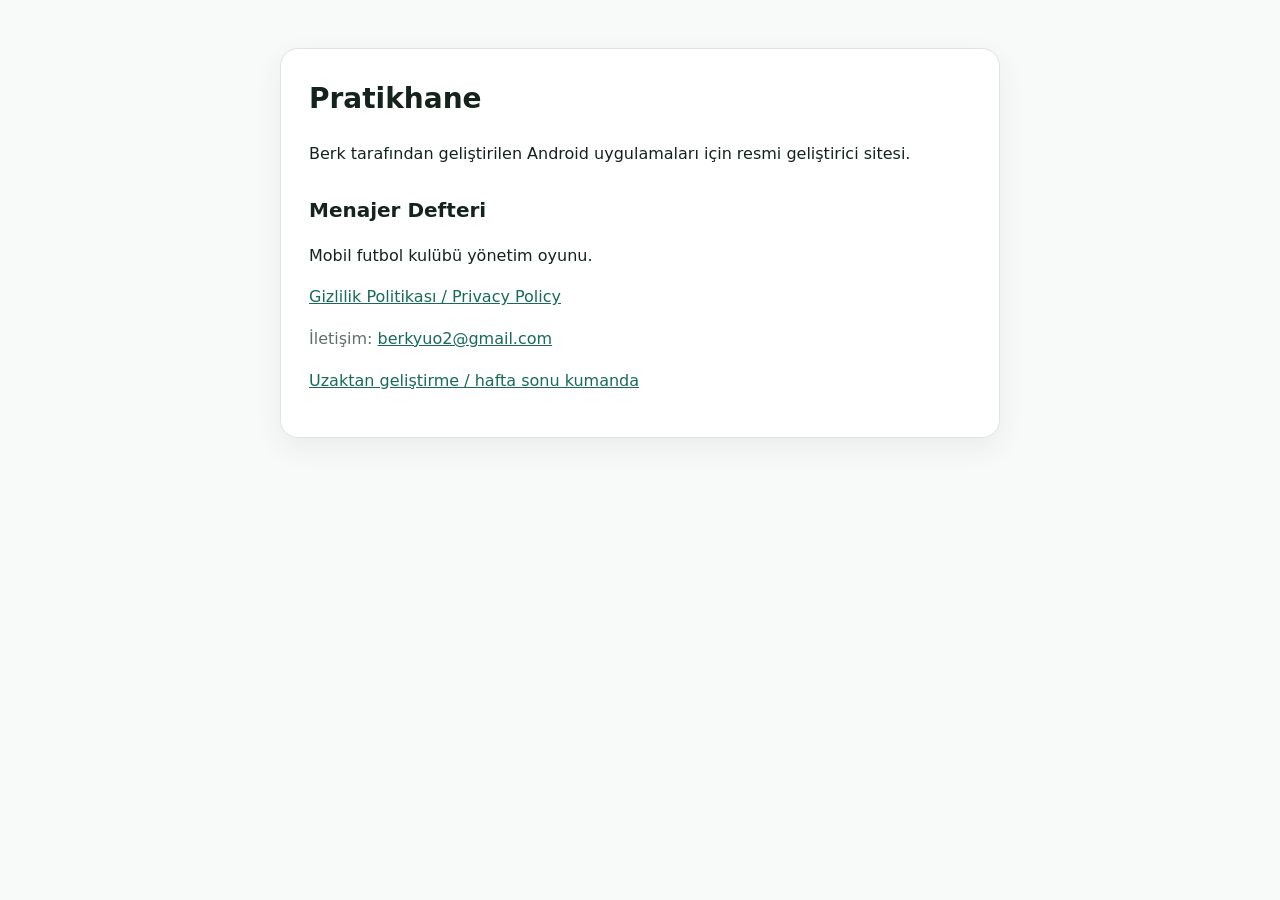
<file: index.html>
<!doctype html>
<html lang="tr">
<head>
  <meta charset="utf-8">
  <meta name="viewport" content="width=device-width,initial-scale=1">
  <title>Pratikhane — Android Uygulamaları</title>
  <meta name="description" content="Berk tarafından geliştirilen Pratikhane Android uygulamaları için resmi geliştirici sitesi.">
  <style>
    body{font-family:system-ui,sans-serif;max-width:720px;margin:48px auto;padding:0 20px;color:#15231d;line-height:1.6;background:#f8faf9}
    main{background:#fff;border:1px solid #dce5e0;border-radius:18px;padding:28px;box-shadow:0 10px 28px #183d2d12}
    h1{margin-top:0;font-size:28px}h2{font-size:20px;margin-top:28px}a{color:#176b57}.muted{color:#607068}
  </style>
</head>
<body>
<main>
  <h1>Pratikhane</h1>
  <p>Berk tarafından geliştirilen Android uygulamaları için resmi geliştirici sitesi.</p>
  <h2>Menajer Defteri</h2>
  <p>Mobil futbol kulübü yönetim oyunu.</p>
  <p><a href="https://berkyuo2-cpu.github.io/menajer-defteri-privacy/">Gizlilik Politikası / Privacy Policy</a></p>
  <p class="muted">İletişim: <a href="mailto:berkyuo2@gmail.com">berkyuo2@gmail.com</a></p>
  <p class="muted"><a href="./kumanda/">Uzaktan geliştirme / hafta sonu kumanda</a></p>
</main>
</body>
</html>
</file>
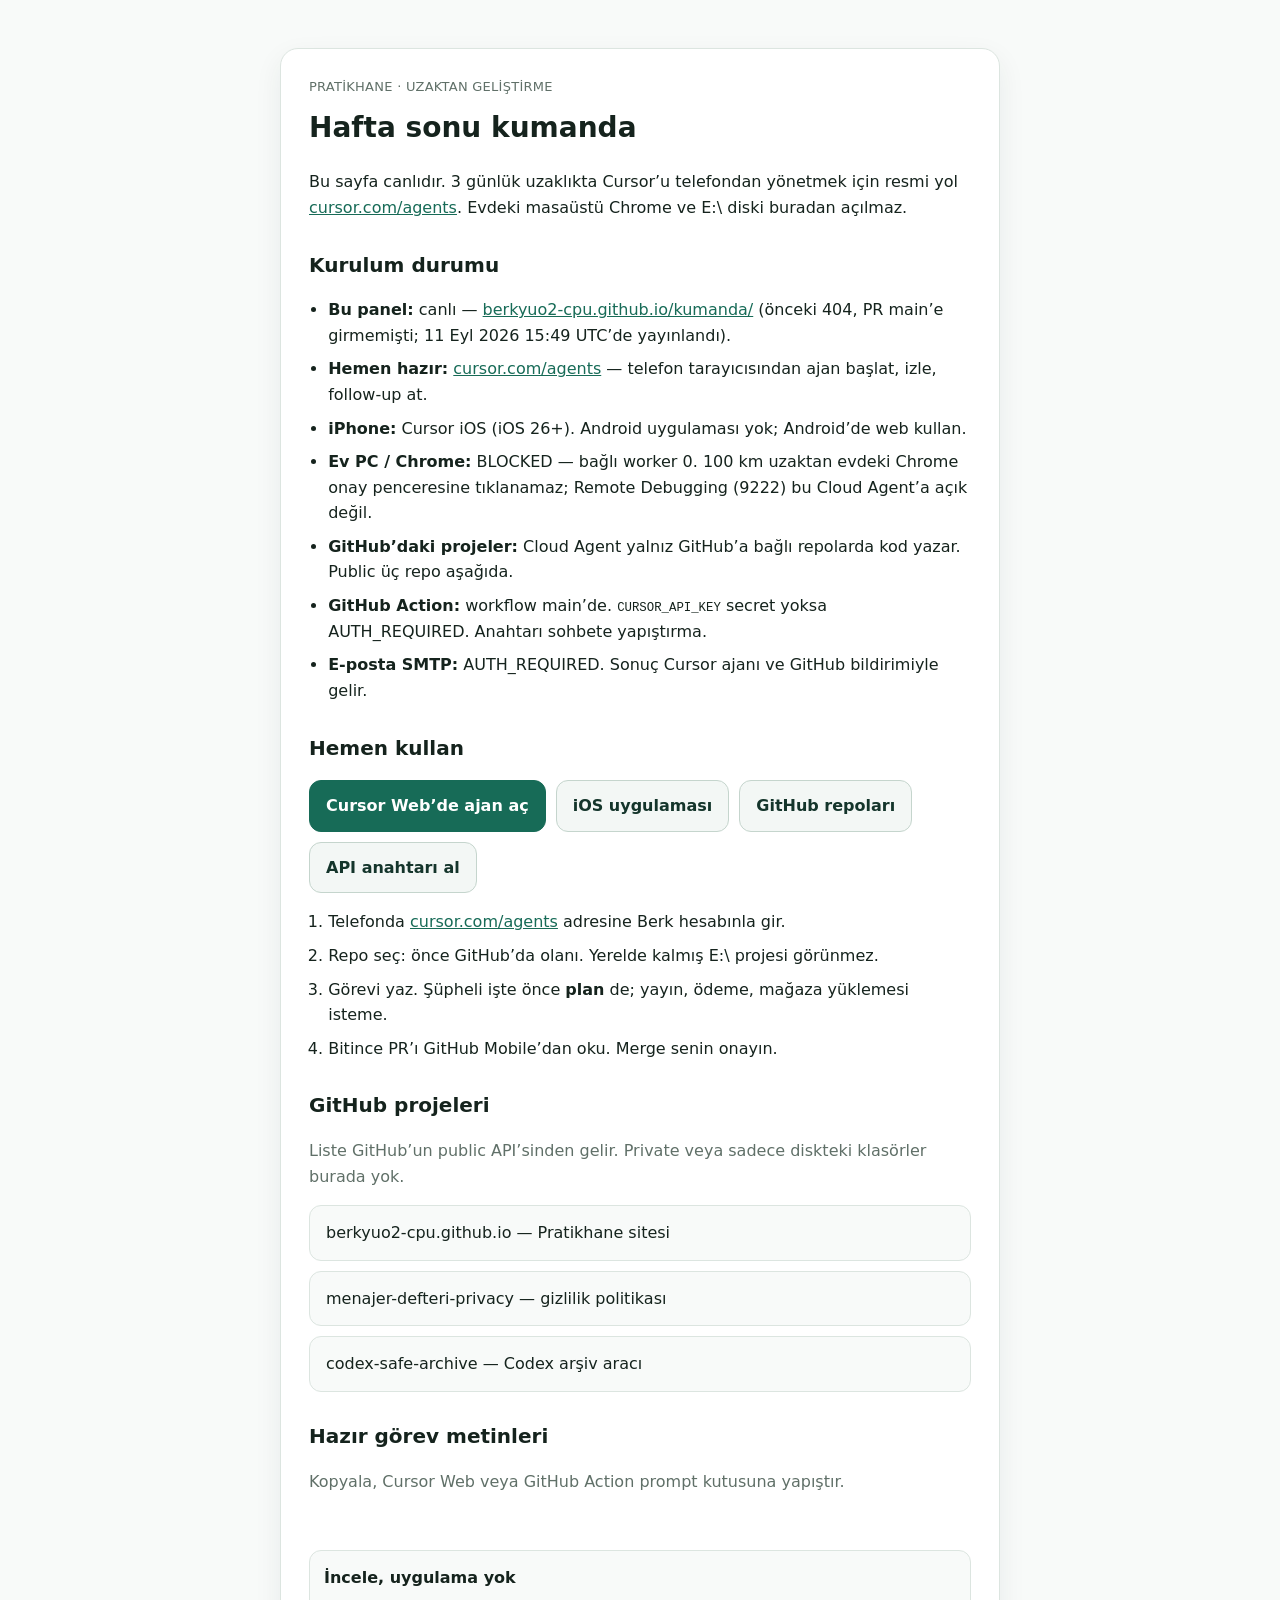
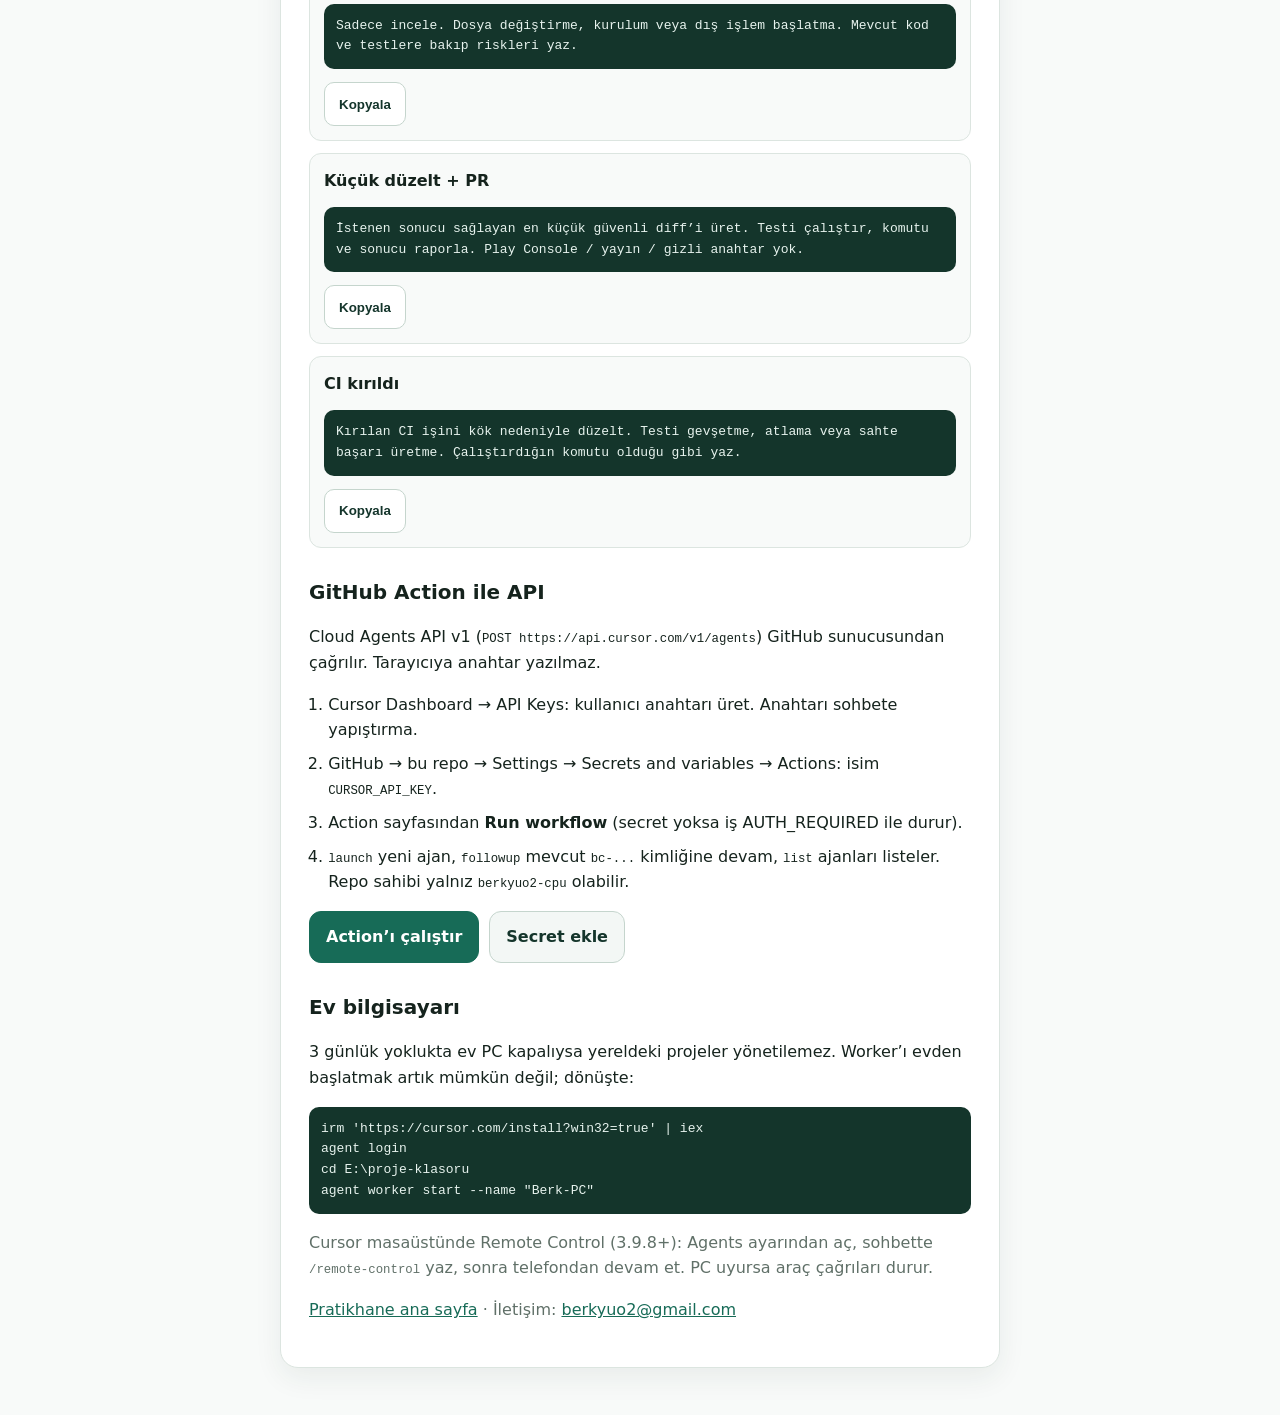
<file: kumanda/index.html>
<!doctype html>
<html lang="tr">
<head>
  <meta charset="utf-8">
  <meta name="viewport" content="width=device-width,initial-scale=1">
  <title>Hafta sonu kumanda — Cursor</title>
  <meta name="description" content="Telefondan Cursor Cloud Agent ve GitHub projelerini yönetmek için Berk'in kumanda paneli.">
  <meta name="robots" content="noindex,nofollow">
  <link rel="stylesheet" href="./styles.css">
</head>
<body>
  <main>
    <p class="eyebrow">Pratikhane · uzaktan geliştirme</p>
    <h1>Hafta sonu kumanda</h1>
    <p>Bu sayfa canlıdır. 3 günlük uzaklıkta Cursor’u telefondan yönetmek için resmi yol <a href="https://cursor.com/agents">cursor.com/agents</a>. Evdeki masaüstü Chrome ve E:\ diski buradan açılmaz.</p>

    <section aria-labelledby="durum-baslik">
      <h2 id="durum-baslik">Kurulum durumu</h2>
      <ul class="status">
        <li><strong>Bu panel:</strong> canlı — <a href="https://berkyuo2-cpu.github.io/kumanda/">berkyuo2-cpu.github.io/kumanda/</a> (önceki 404, PR main’e girmemişti; 11 Eyl 2026 15:49 UTC’de yayınlandı).</li>
        <li><strong>Hemen hazır:</strong> <a href="https://cursor.com/agents">cursor.com/agents</a> — telefon tarayıcısından ajan başlat, izle, follow-up at.</li>
        <li><strong>iPhone:</strong> Cursor iOS (iOS 26+). Android uygulaması yok; Android’de web kullan.</li>
        <li><strong>Ev PC / Chrome:</strong> BLOCKED — bağlı worker 0. 100 km uzaktan evdeki Chrome onay penceresine tıklanamaz; Remote Debugging (9222) bu Cloud Agent’a açık değil.</li>
        <li><strong>GitHub’daki projeler:</strong> Cloud Agent yalnız GitHub’a bağlı repolarda kod yazar. Public üç repo aşağıda.</li>
        <li><strong>GitHub Action:</strong> workflow main’de. <code>CURSOR_API_KEY</code> secret yoksa AUTH_REQUIRED. Anahtarı sohbete yapıştırma.</li>
        <li><strong>E-posta SMTP:</strong> AUTH_REQUIRED. Sonuç Cursor ajanı ve GitHub bildirimiyle gelir.</li>
      </ul>
    </section>

    <section aria-labelledby="hemen-baslik">
      <h2 id="hemen-baslik">Hemen kullan</h2>
      <div class="actions">
        <a class="btn primary" href="https://cursor.com/agents">Cursor Web’de ajan aç</a>
        <a class="btn" href="https://apps.apple.com/app/cursor/id6767085653">iOS uygulaması</a>
        <a class="btn" href="https://github.com/berkyuo2-cpu?tab=repositories">GitHub repoları</a>
        <a class="btn" href="https://cursor.com/dashboard/api">API anahtarı al</a>
      </div>
      <ol class="steps">
        <li>Telefonda <a href="https://cursor.com/agents">cursor.com/agents</a> adresine Berk hesabınla gir.</li>
        <li>Repo seç: önce GitHub’da olanı. Yerelde kalmış E:\ projesi görünmez.</li>
        <li>Görevi yaz. Şüpheli işte önce <strong>plan</strong> de; yayın, ödeme, mağaza yüklemesi isteme.</li>
        <li>Bitince PR’ı GitHub Mobile’dan oku. Merge senin onayın.</li>
      </ol>
    </section>

    <section aria-labelledby="projeler-baslik">
      <h2 id="projeler-baslik">GitHub projeleri</h2>
      <p class="muted">Liste GitHub’un public API’sinden gelir. Private veya sadece diskteki klasörler burada yok.</p>
      <div id="repo-list" class="cards">
        <a class="card" href="https://github.com/berkyuo2-cpu/berkyuo2-cpu.github.io">berkyuo2-cpu.github.io — Pratikhane sitesi</a>
        <a class="card" href="https://github.com/berkyuo2-cpu/menajer-defteri-privacy">menajer-defteri-privacy — gizlilik politikası</a>
        <a class="card" href="https://github.com/berkyuo2-cpu/codex-safe-archive">codex-safe-archive — Codex arşiv aracı</a>
      </div>
    </section>

    <section aria-labelledby="sablon-baslik">
      <h2 id="sablon-baslik">Hazır görev metinleri</h2>
      <p class="muted">Kopyala, Cursor Web veya GitHub Action prompt kutusuna yapıştır.</p>
      <p id="copy-live" class="muted" aria-live="polite"></p>
      <div class="templates">
        <article>
          <h3>İncele, uygulama yok</h3>
          <pre id="tpl-audit">Sadece incele. Dosya değiştirme, kurulum veya dış işlem başlatma. Mevcut kod ve testlere bakıp riskleri yaz.</pre>
          <button type="button" data-copy="tpl-audit">Kopyala</button>
        </article>
        <article>
          <h3>Küçük düzelt + PR</h3>
          <pre id="tpl-fix">İstenen sonucu sağlayan en küçük güvenli diff’i üret. Testi çalıştır, komutu ve sonucu raporla. Play Console / yayın / gizli anahtar yok.</pre>
          <button type="button" data-copy="tpl-fix">Kopyala</button>
        </article>
        <article>
          <h3>CI kırıldı</h3>
          <pre id="tpl-ci">Kırılan CI işini kök nedeniyle düzelt. Testi gevşetme, atlama veya sahte başarı üretme. Çalıştırdığın komutu olduğu gibi yaz.</pre>
          <button type="button" data-copy="tpl-ci">Kopyala</button>
        </article>
      </div>
    </section>

    <section aria-labelledby="action-baslik">
      <h2 id="action-baslik">GitHub Action ile API</h2>
      <p>Cloud Agents API v1 (<code>POST https://api.cursor.com/v1/agents</code>) GitHub sunucusundan çağrılır. Tarayıcıya anahtar yazılmaz.</p>
      <ol class="steps">
        <li>Cursor Dashboard → API Keys: kullanıcı anahtarı üret. Anahtarı sohbete yapıştırma.</li>
        <li>GitHub → bu repo → Settings → Secrets and variables → Actions: isim <code>CURSOR_API_KEY</code>.</li>
        <li>Action sayfasından <strong>Run workflow</strong> (secret yoksa iş AUTH_REQUIRED ile durur).</li>
        <li><code>launch</code> yeni ajan, <code>followup</code> mevcut <code>bc-...</code> kimliğine devam, <code>list</code> ajanları listeler. Repo sahibi yalnız <code>berkyuo2-cpu</code> olabilir.</li>
      </ol>
      <div class="actions">
        <a class="btn primary" href="https://github.com/berkyuo2-cpu/berkyuo2-cpu.github.io/actions/workflows/remote-cursor.yml">Action’ı çalıştır</a>
        <a class="btn" href="https://github.com/berkyuo2-cpu/berkyuo2-cpu.github.io/settings/secrets/actions">Secret ekle</a>
      </div>
    </section>

    <section aria-labelledby="ev-baslik">
      <h2 id="ev-baslik">Ev bilgisayarı</h2>
      <p>3 günlük yoklukta ev PC kapalıysa yereldeki projeler yönetilemez. Worker’ı evden başlatmak artık mümkün değil; dönüşte:</p>
      <pre>irm 'https://cursor.com/install?win32=true' | iex
agent login
cd E:\proje-klasoru
agent worker start --name "Berk-PC"</pre>
      <p class="muted">Cursor masaüstünde Remote Control (3.9.8+): Agents ayarından aç, sohbette <code>/remote-control</code> yaz, sonra telefondan devam et. PC uyursa araç çağrıları durur.</p>
    </section>

    <p class="muted"><a href="../">Pratikhane ana sayfa</a> · İletişim: <a href="mailto:berkyuo2@gmail.com">berkyuo2@gmail.com</a></p>
  </main>
  <script src="./app.js" defer></script>
</body>
</html>
</file>
<file: kumanda/styles.css>
body{font-family:system-ui,sans-serif;max-width:720px;margin:48px auto;padding:0 20px;color:#15231d;line-height:1.6;background:#f8faf9}
main{background:#fff;border:1px solid #dce5e0;border-radius:18px;padding:28px;box-shadow:0 10px 28px #183d2d12}
h1{margin-top:0;font-size:28px}
h2{font-size:20px;margin-top:28px}
h3{font-size:16px;margin:0 0 8px}
a{color:#176b57}
.muted,.eyebrow{color:#607068}
.eyebrow{margin:0 0 8px;font-size:13px;letter-spacing:.02em;text-transform:uppercase}
.status,.steps{padding-left:1.2em}
.status li,.steps li{margin:8px 0}
.actions{display:flex;flex-wrap:wrap;gap:10px;margin:16px 0}
.btn{display:inline-block;padding:12px 16px;border-radius:12px;border:1px solid #c5d5cd;text-decoration:none;color:#14352b;background:#f3f7f5;font-weight:600;min-height:44px;box-sizing:border-box}
.btn.primary{background:#176b57;color:#fff;border-color:#176b57}
.cards{display:grid;gap:10px}
.card{display:block;padding:14px 16px;border:1px solid #dce5e0;border-radius:12px;text-decoration:none;color:#15231d;background:#f8faf9}
.templates article{margin:12px 0;padding:14px;border:1px solid #dce5e0;border-radius:12px;background:#f8faf9}
pre{white-space:pre-wrap;word-break:break-word;background:#14352b;color:#e7f3ee;padding:12px;border-radius:10px;font-size:13px}
button{min-height:44px;padding:8px 14px;border-radius:10px;border:1px solid #c5d5cd;background:#fff;font-weight:600;color:#14352b}
.copied{color:#176b57}
#copy-live{min-height:1.5em;font-weight:600}
code{font-size:.95em}
@media (max-width:640px){
  body{margin:16px auto}
  main{padding:20px;border-radius:14px}
  .btn{flex:1 1 100%;text-align:center}
}
</file>
